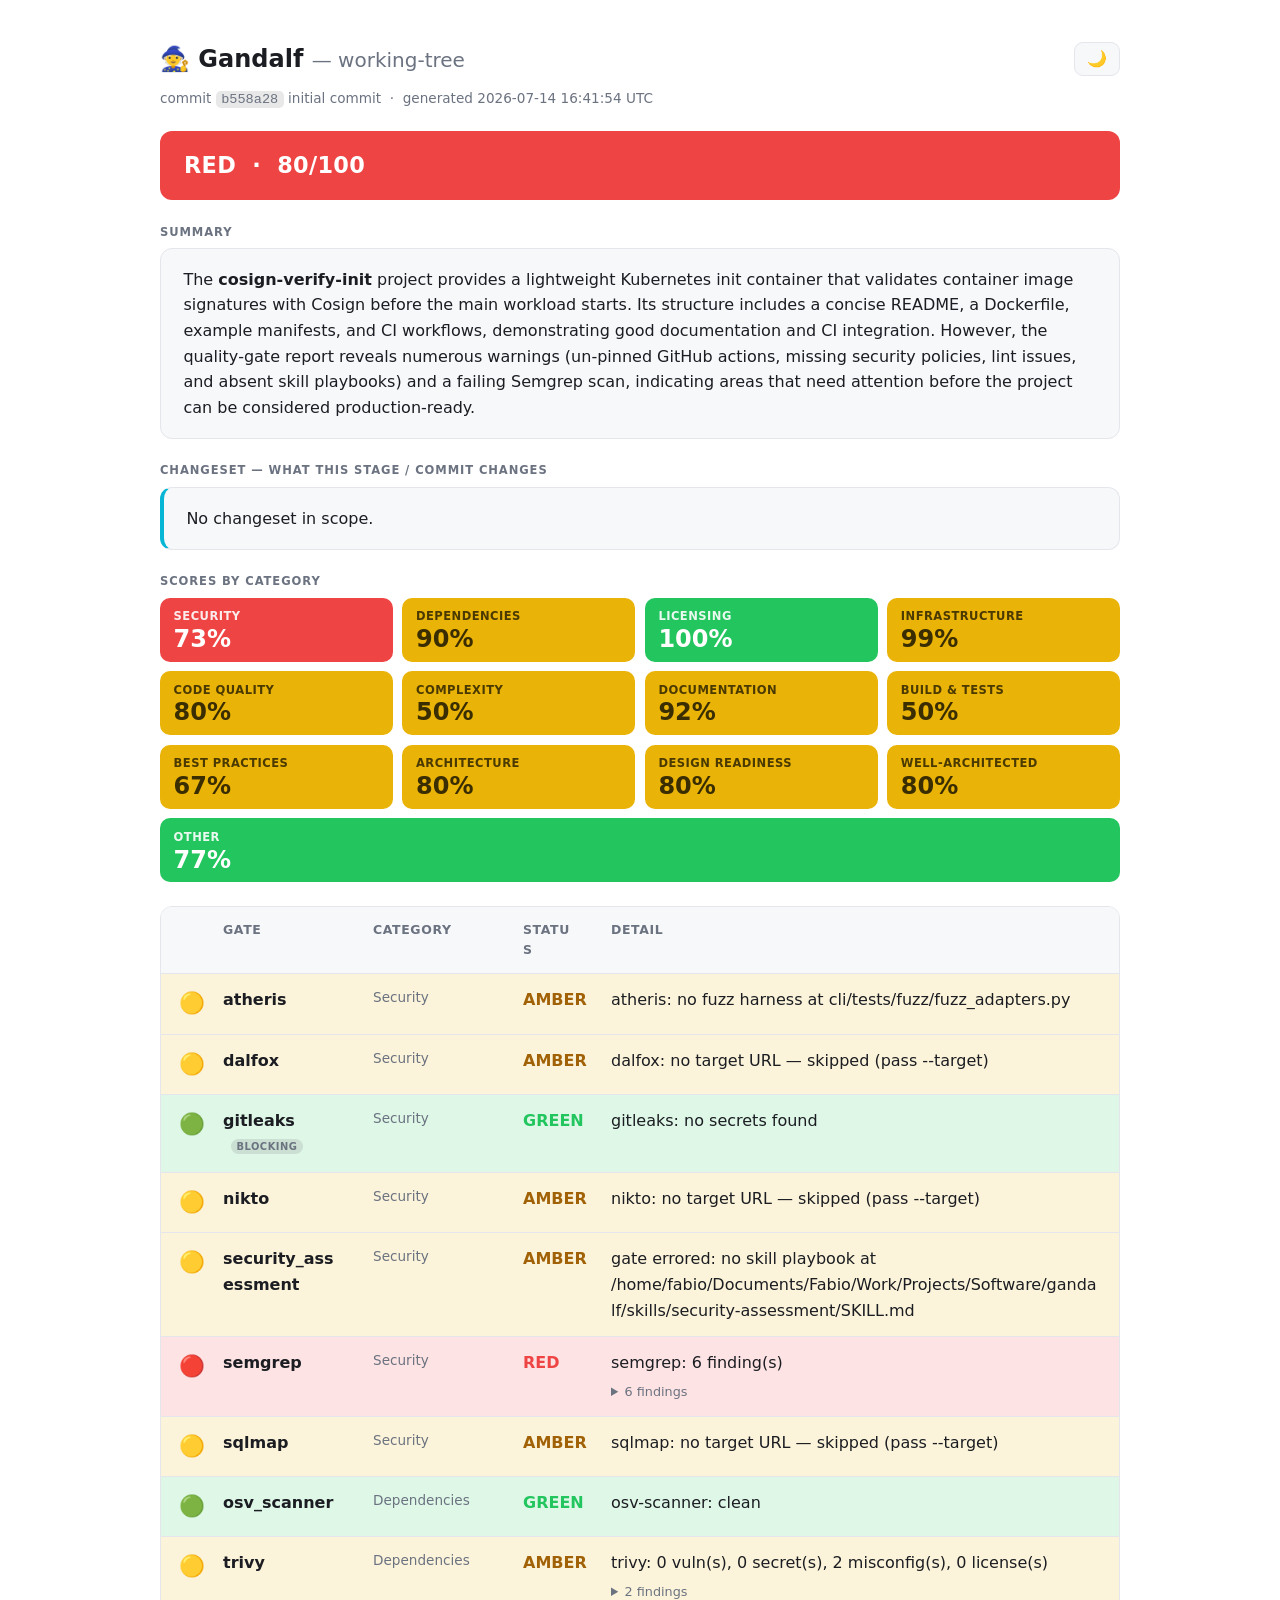
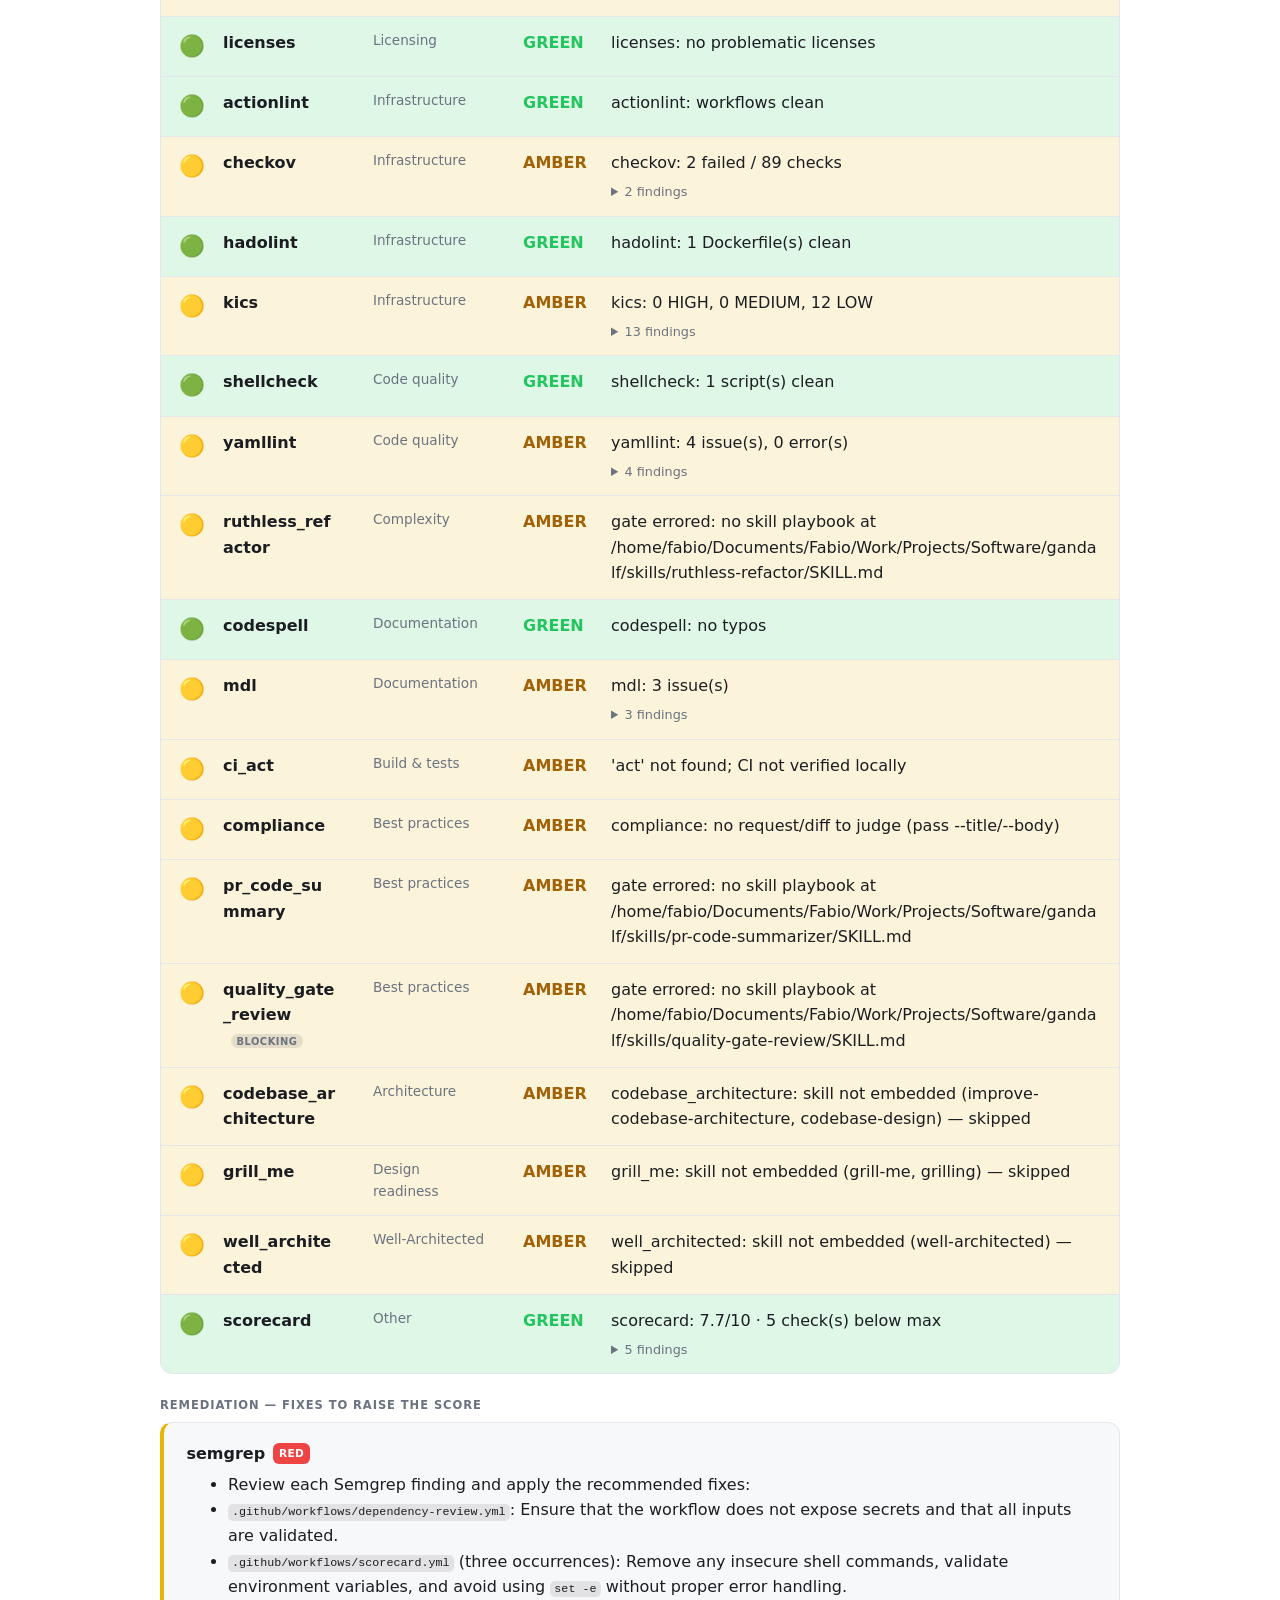
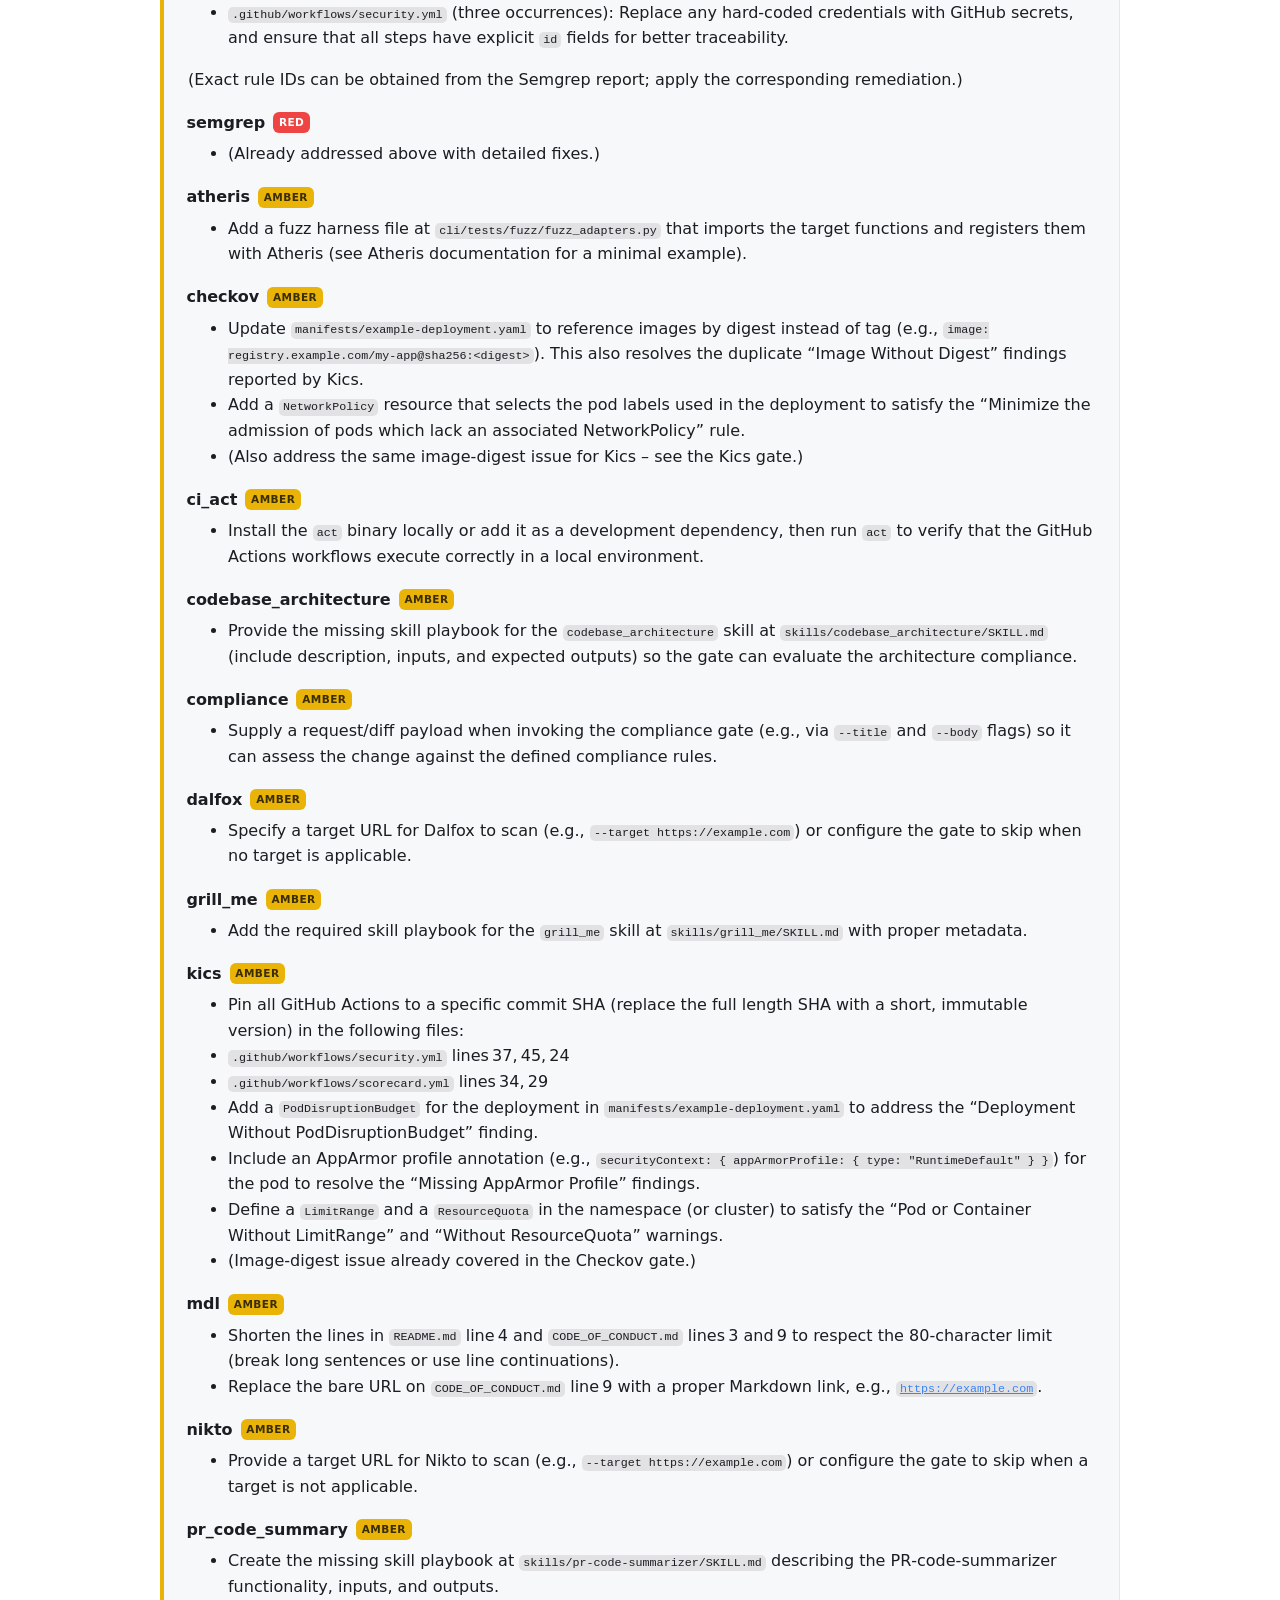
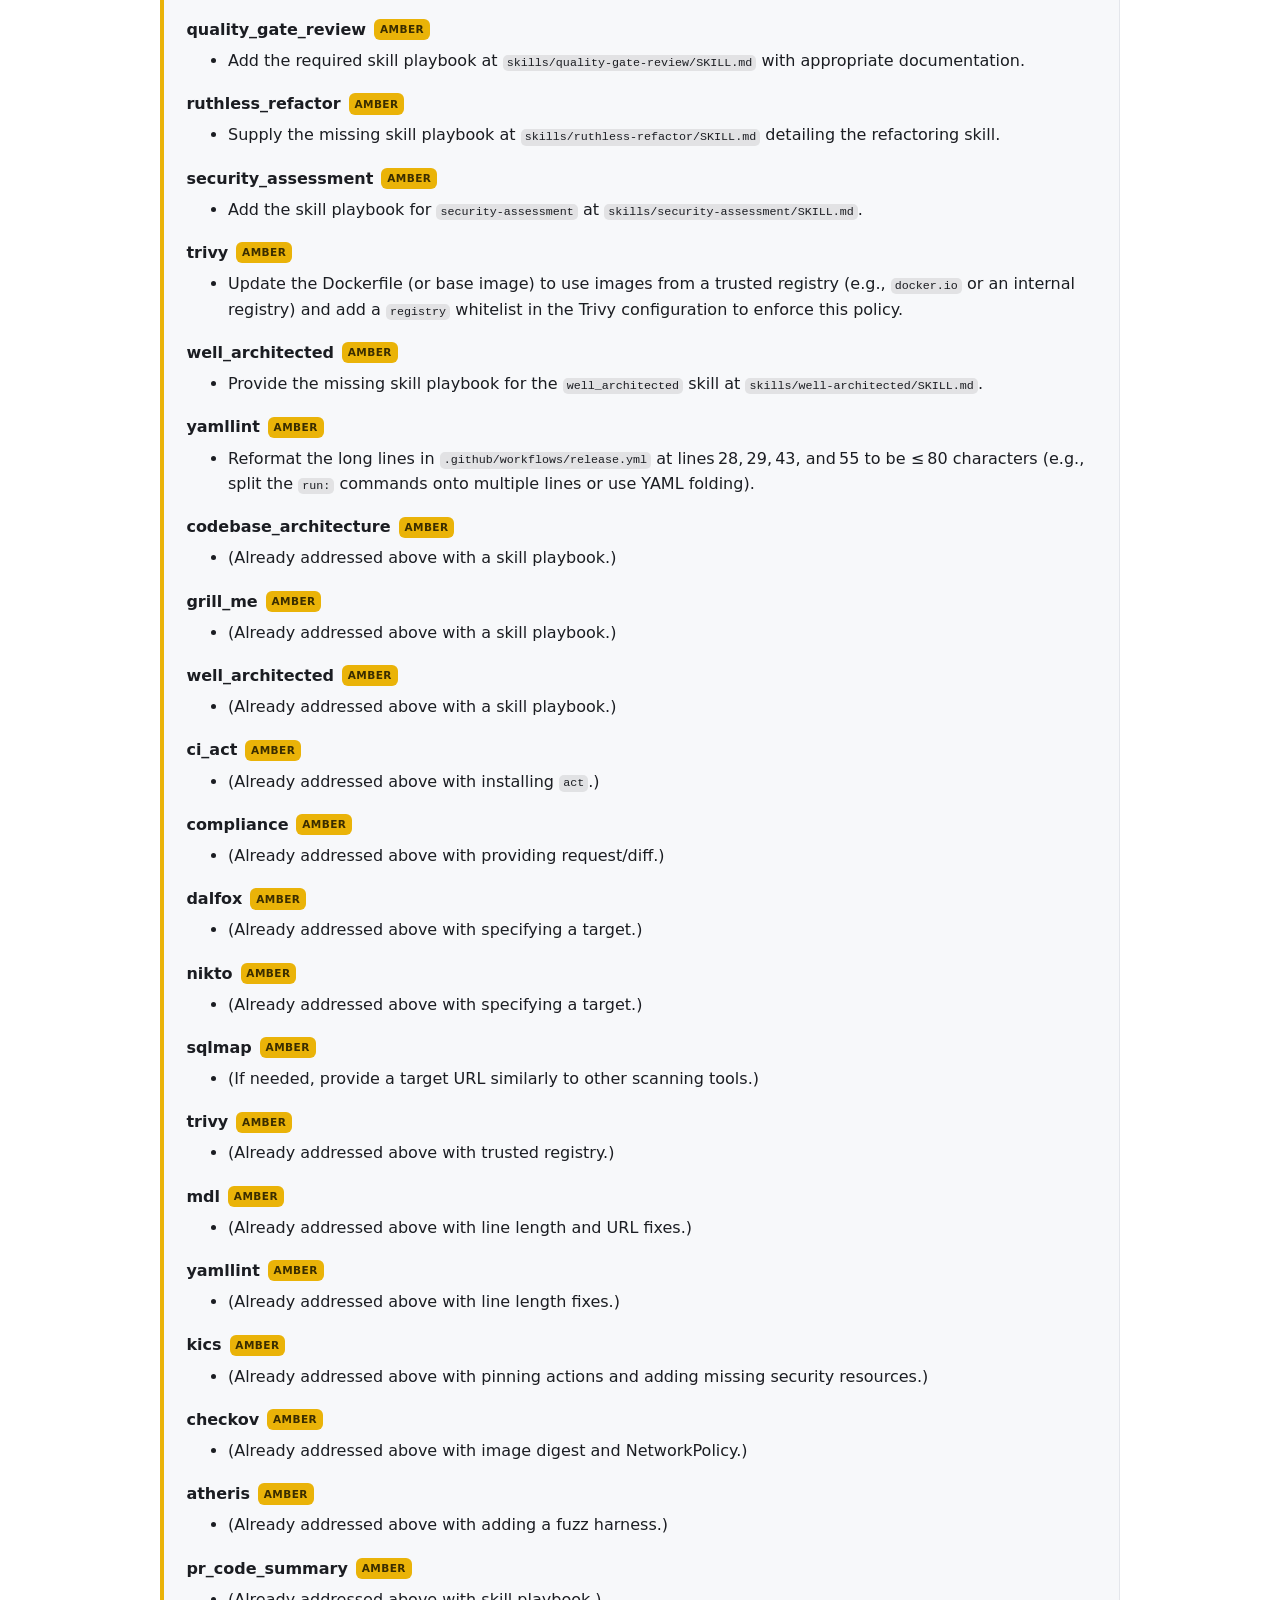
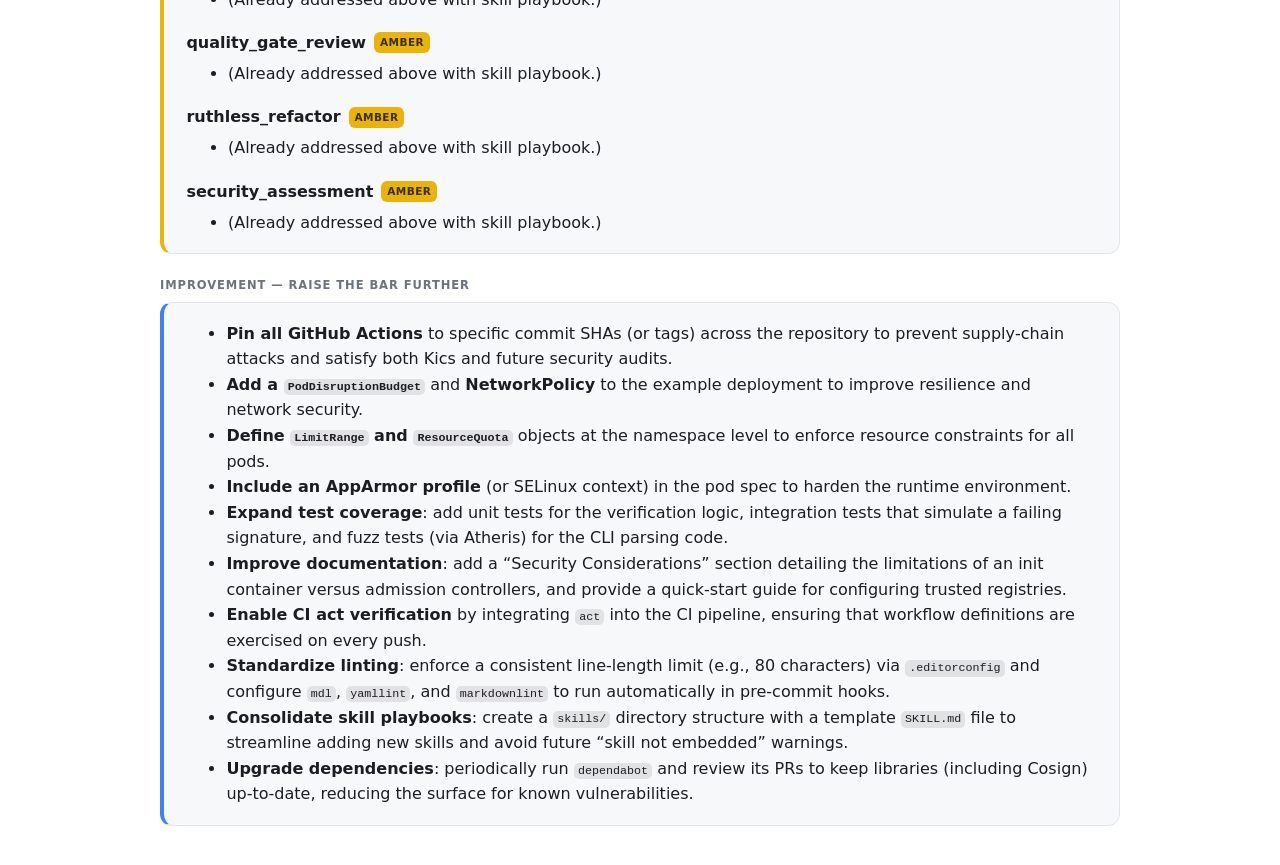
<file: reports/gandalf-working-tree-20260714-184154.html>
<!DOCTYPE html><html lang="en"><head><meta charset="utf-8"><meta name="viewport" content="width=device-width,initial-scale=1"><title>Gandalf — working-tree</title><style>
:root{ --bg:#fff; --fg:#1b1d22; --muted:#6b7280; --border:#e4e6eb; --card:#f7f8fa;
  --tint:0.15; --pass:#22c55e; --warn:#eab308; --fail:#ef4444; --warn-text:#a16207; }
@media (prefers-color-scheme:dark){ :root:not([data-theme=light]){
  --bg:#0f1115; --fg:#e6e8eb; --muted:#9aa0a6; --border:#272b33; --card:#171a20;
  --tint:0.24; --warn-text:#fbbf24; } }
:root[data-theme=dark]{ --bg:#0f1115; --fg:#e6e8eb; --muted:#9aa0a6; --border:#272b33;
  --card:#171a20; --tint:0.24; --warn-text:#fbbf24; }
*{box-sizing:border-box}
body{ margin:0; background:var(--bg); color:var(--fg); line-height:1.6;
  font-family:system-ui,-apple-system,"Segoe UI",Roboto,sans-serif; }
.wrap{ width:75%; margin:2.5rem auto; }
@media (max-width:820px){ .wrap{ width:92%; } }
header{ display:flex; align-items:center; justify-content:space-between; gap:1rem; }
h1{ font-size:1.5rem; margin:0; font-weight:700; }
h1 small{ color:var(--muted); font-weight:400; }
.metabar{ margin-top:.6rem; color:var(--muted); font-size:.85rem; }
.metabar code{ background:rgba(127,127,127,.18); padding:.1em .4em; border-radius:5px; }
#themeBtn{ cursor:pointer; border:1px solid var(--border); background:var(--card);
  color:var(--fg); border-radius:9px; padding:.5rem .75rem; font-size:1rem; line-height:1; }
.verdict{ margin:1.25rem 0; padding:1.05rem 1.5rem; border-radius:12px; color:#fff;
  font-size:1.4rem; font-weight:700; letter-spacing:.3px; }
.verdict.pass{ background:var(--pass); } .verdict.warn{ background:var(--warn); }
.verdict.fail{ background:var(--fail); }
.cat-grid{ display:flex; flex-wrap:wrap; gap:.6rem; margin:.2rem 0 .3rem; }
.cat{ flex:1 1 190px; padding:.6rem .85rem; border-radius:10px; color:#fff; }
.cat.pass{ background:var(--pass); } .cat.fail{ background:var(--fail); }
.cat.warn{ background:var(--warn); color:#3a2d00; }
.cat-name{ font-size:.72rem; text-transform:uppercase; letter-spacing:.04em; font-weight:600; opacity:.9; }
.cat-score{ font-size:1.5rem; font-weight:700; line-height:1.1; }
.eyebrow{ text-transform:uppercase; letter-spacing:.08em; font-size:.72rem;
  color:var(--muted); font-weight:600; margin:1.4rem 0 .45rem; }
.summary{ background:var(--card); border:1px solid var(--border); border-radius:12px;
  padding:1.1rem 1.4rem; }
.summary>:first-child{ margin-top:0; } .summary>:last-child{ margin-bottom:0; }
.summary.accent-changeset{ border-left:4px solid #06b6d4; }
.summary.accent-remediation{ border-left:4px solid var(--warn); }
.summary.accent-improvement{ border-left:4px solid #3b82f6; }
.summary h1,.summary h2,.summary h3{ font-size:1.05rem; margin:1rem 0 .4rem; }
.summary code{ background:rgba(127,127,127,.18); padding:.1em .35em; border-radius:5px; font-size:.9em; }
.summary a{ color:#3b82f6; }
.empty-note{ color:var(--muted); font-style:italic; margin:0; }
table{ width:100%; table-layout:fixed; border-collapse:separate; border-spacing:0;
  margin-top:1.5rem; border:1px solid var(--border); border-radius:12px; overflow:hidden; }
/* Fixed columns so expanding a Detail cell never shifts the others. */
th:nth-child(1),td:nth-child(1){ width:44px; }
th:nth-child(2),td:nth-child(2){ width:150px; }
th:nth-child(3),td:nth-child(3){ width:150px; }
th:nth-child(4),td:nth-child(4){ width:88px; }
th,td{ padding:13px 18px; text-align:left; border-bottom:1px solid var(--border);
  vertical-align:top; word-break:break-word; }
thead th{ background:var(--card); font-size:.78rem; text-transform:uppercase;
  letter-spacing:.05em; color:var(--muted); }
th.sortable{ cursor:pointer; user-select:none; }
th.sortable:hover{ color:var(--fg); }
td.cat-cell{ color:var(--muted); font-size:.85rem; }
tbody tr:last-child td{ border-bottom:none; }
tr.pass td{ background:rgba(34,197,94,var(--tint)); }
tr.warn td{ background:rgba(234,179,8,var(--tint)); }
tr.fail td{ background:rgba(239,68,68,var(--tint)); }
.emoji{ font-size:1.3rem; white-space:nowrap; }
.rag{ font-weight:700; white-space:nowrap; }
.rag.pass{ color:var(--pass); } .rag.warn{ color:var(--warn-text); } .rag.fail{ color:var(--fail); }
.pill{ margin-left:.5rem; font-size:.62rem; text-transform:uppercase; letter-spacing:.05em;
  background:rgba(127,127,127,.2); color:var(--muted); padding:.18em .55em; border-radius:999px;
  vertical-align:middle; font-weight:700; white-space:nowrap; }
.cell-detail small{ display:block; margin-top:.3rem; color:var(--muted); font-size:.8rem;
  word-break:break-word; }
.cell-detail details{ margin-top:.4rem; }
.cell-detail summary{ cursor:pointer; color:var(--muted); font-size:.8rem; user-select:none; }
.cell-detail summary:hover{ color:var(--fg); }
ul.findings{ margin:.45rem 0 0; padding-left:1.1rem; }
ul.findings li{ font-size:.8rem; color:var(--muted); word-break:break-word; margin:.2rem 0;
  font-family:ui-monospace,Menlo,Consolas,monospace; }
/* Remediation: one block; each gate labelled "name (RAG-badge)", failures first. */
.rem-pre{ color:var(--muted); margin:0 0 .7rem; }
.rem-gate{ font-weight:700; margin:1.1rem 0 .35rem; display:flex; align-items:center; gap:.5rem; }
.rem-gate:first-child{ margin-top:0; }
.rem-body{ margin-left:.1rem; }
.rem-body>:first-child{ margin-top:0; } .rem-body>:last-child{ margin-bottom:0; }
.badge{ display:inline-block; font-size:.66rem; font-weight:700; text-transform:uppercase;
  letter-spacing:.04em; padding:.2em .55em; border-radius:6px; color:#fff; }
.badge.fail{ background:var(--fail); } .badge.pass{ background:var(--pass); }
.badge.warn{ background:var(--warn); color:#3a2d00; }
</style></head><body><div class="wrap"><header><h1>🧙 Gandalf <small>— working-tree</small></h1><button id="themeBtn" aria-label="Toggle light/dark theme">🌙</button></header><div class="metabar">commit <code>b558a28</code> initial commit &nbsp;·&nbsp; generated 2026-07-14 16:41:54 UTC</div><div class="verdict fail">RED &nbsp;·&nbsp; 80/100</div><div class="eyebrow">Summary</div><section class="summary"><p>The <strong>cosign-verify-init</strong> project provides a lightweight Kubernetes init container that validates container image signatures with Cosign before the main workload starts. Its structure includes a concise README, a Dockerfile, example manifests, and CI workflows, demonstrating good documentation and CI integration. However, the quality‑gate report reveals numerous warnings (un‑pinned GitHub actions, missing security policies, lint issues, and absent skill playbooks) and a failing Semgrep scan, indicating areas that need attention before the project can be considered production‑ready.</p></section><div class="eyebrow">Changeset — what this stage / commit changes</div><section class="summary accent-changeset"><p>No changeset in scope.</p></section><div class="eyebrow">Scores by category</div><div class="cat-grid"><div class="cat fail"><div class="cat-name">Security</div><div class="cat-score">73%</div></div><div class="cat warn"><div class="cat-name">Dependencies</div><div class="cat-score">90%</div></div><div class="cat pass"><div class="cat-name">Licensing</div><div class="cat-score">100%</div></div><div class="cat warn"><div class="cat-name">Infrastructure</div><div class="cat-score">99%</div></div><div class="cat warn"><div class="cat-name">Code quality</div><div class="cat-score">80%</div></div><div class="cat warn"><div class="cat-name">Complexity</div><div class="cat-score">50%</div></div><div class="cat warn"><div class="cat-name">Documentation</div><div class="cat-score">92%</div></div><div class="cat warn"><div class="cat-name">Build & tests</div><div class="cat-score">50%</div></div><div class="cat warn"><div class="cat-name">Best practices</div><div class="cat-score">67%</div></div><div class="cat warn"><div class="cat-name">Architecture</div><div class="cat-score">80%</div></div><div class="cat warn"><div class="cat-name">Design readiness</div><div class="cat-score">80%</div></div><div class="cat warn"><div class="cat-name">Well-Architected</div><div class="cat-score">80%</div></div><div class="cat pass"><div class="cat-name">Other</div><div class="cat-score">77%</div></div></div><table><thead><tr><th></th><th class="sortable" data-key="gate" data-label="Gate">Gate</th><th class="sortable" data-key="cat" data-label="Category">Category</th><th class="sortable" data-key="rag" data-label="Status">Status</th><th>Detail</th></tr></thead><tbody><tr class="warn" data-gate="atheris" data-rag="1" data-cat="Security"><td class="emoji">🟡</td><td><strong>atheris</strong></td><td class="cat-cell">Security</td><td class="rag warn">AMBER</td><td class="cell-detail">atheris: no fuzz harness at cli/tests/fuzz/fuzz_adapters.py</td></tr><tr class="warn" data-gate="dalfox" data-rag="1" data-cat="Security"><td class="emoji">🟡</td><td><strong>dalfox</strong></td><td class="cat-cell">Security</td><td class="rag warn">AMBER</td><td class="cell-detail">dalfox: no target URL — skipped (pass --target)</td></tr><tr class="pass" data-gate="gitleaks" data-rag="0" data-cat="Security"><td class="emoji">🟢</td><td><strong>gitleaks</strong><span class="pill">blocking</span></td><td class="cat-cell">Security</td><td class="rag pass">GREEN</td><td class="cell-detail">gitleaks: no secrets found</td></tr><tr class="warn" data-gate="nikto" data-rag="1" data-cat="Security"><td class="emoji">🟡</td><td><strong>nikto</strong></td><td class="cat-cell">Security</td><td class="rag warn">AMBER</td><td class="cell-detail">nikto: no target URL — skipped (pass --target)</td></tr><tr class="warn" data-gate="security_assessment" data-rag="1" data-cat="Security"><td class="emoji">🟡</td><td><strong>security_assessment</strong></td><td class="cat-cell">Security</td><td class="rag warn">AMBER</td><td class="cell-detail">gate errored: no skill playbook at /home/fabio/Documents/Fabio/Work/Projects/Software/gandalf/skills/security-assessment/SKILL.md</td></tr><tr class="fail" data-gate="semgrep" data-rag="2" data-cat="Security"><td class="emoji">🔴</td><td><strong>semgrep</strong></td><td class="cat-cell">Security</td><td class="rag fail">RED</td><td class="cell-detail">semgrep: 6 finding(s)<details><summary>6 findings</summary><ul class="findings"><li>.github/workflows/dependency-review.yml</li><li>.github/workflows/scorecard.yml</li><li>.github/workflows/scorecard.yml</li><li>.github/workflows/security.yml</li><li>.github/workflows/security.yml</li><li>.github/workflows/security.yml</li></ul></details></td></tr><tr class="warn" data-gate="sqlmap" data-rag="1" data-cat="Security"><td class="emoji">🟡</td><td><strong>sqlmap</strong></td><td class="cat-cell">Security</td><td class="rag warn">AMBER</td><td class="cell-detail">sqlmap: no target URL — skipped (pass --target)</td></tr><tr class="pass" data-gate="osv_scanner" data-rag="0" data-cat="Dependencies"><td class="emoji">🟢</td><td><strong>osv_scanner</strong></td><td class="cat-cell">Dependencies</td><td class="rag pass">GREEN</td><td class="cell-detail">osv-scanner: clean</td></tr><tr class="warn" data-gate="trivy" data-rag="1" data-cat="Dependencies"><td class="emoji">🟡</td><td><strong>trivy</strong></td><td class="cat-cell">Dependencies</td><td class="rag warn">AMBER</td><td class="cell-detail">trivy: 0 vuln(s), 0 secret(s), 2 misconfig(s), 0 license(s)<details><summary>2 findings</summary><ul class="findings"><li>Ensure that all containers use images only from trusted registry domains.</li><li>Ensure that all containers use images only from trusted registry domains.</li></ul></details></td></tr><tr class="pass" data-gate="licenses" data-rag="0" data-cat="Licensing"><td class="emoji">🟢</td><td><strong>licenses</strong></td><td class="cat-cell">Licensing</td><td class="rag pass">GREEN</td><td class="cell-detail">licenses: no problematic licenses</td></tr><tr class="pass" data-gate="actionlint" data-rag="0" data-cat="Infrastructure"><td class="emoji">🟢</td><td><strong>actionlint</strong></td><td class="cat-cell">Infrastructure</td><td class="rag pass">GREEN</td><td class="cell-detail">actionlint: workflows clean</td></tr><tr class="warn" data-gate="checkov" data-rag="1" data-cat="Infrastructure"><td class="emoji">🟡</td><td><strong>checkov</strong></td><td class="cat-cell">Infrastructure</td><td class="rag warn">AMBER</td><td class="cell-detail">checkov: 2 failed / 89 checks<details><summary>2 findings</summary><ul class="findings"><li>/manifests/example-deployment.yaml — Image should use digest</li><li>/manifests/example-deployment.yaml — Minimize the admission of pods which lack an associated NetworkPolicy</li></ul></details></td></tr><tr class="pass" data-gate="hadolint" data-rag="0" data-cat="Infrastructure"><td class="emoji">🟢</td><td><strong>hadolint</strong></td><td class="cat-cell">Infrastructure</td><td class="rag pass">GREEN</td><td class="cell-detail">hadolint: 1 Dockerfile(s) clean</td></tr><tr class="warn" data-gate="kics" data-rag="1" data-cat="Infrastructure"><td class="emoji">🟡</td><td><strong>kics</strong></td><td class="cat-cell">Infrastructure</td><td class="rag warn">AMBER</td><td class="cell-detail">kics: 0 HIGH, 0 MEDIUM, 12 LOW<details><summary>13 findings</summary><ul class="findings"><li>manifests/example-deployment.yaml:11 — [LOW] Deployment Without PodDisruptionBudget</li><li>manifests/example-deployment.yaml:24 — [LOW] Image Without Digest</li><li>manifests/example-deployment.yaml:45 — [LOW] Image Without Digest</li><li>manifests/example-deployment.yaml:13 — [LOW] Missing AppArmor Profile</li><li>manifests/example-deployment.yaml:13 — [LOW] Missing AppArmor Profile</li><li>manifests/example-deployment.yaml:7 — [LOW] Pod or Container Without LimitRange</li><li>manifests/example-deployment.yaml:7 — [LOW] Pod or Container Without ResourceQuota</li><li>.github/workflows/security.yml:37 — [LOW] Unpinned Actions Full Length Commit SHA</li><li>.github/workflows/security.yml:45 — [LOW] Unpinned Actions Full Length Commit SHA</li><li>.github/workflows/security.yml:24 — [LOW] Unpinned Actions Full Length Commit SHA</li><li>.github/workflows/scorecard.yml:34 — [LOW] Unpinned Actions Full Length Commit SHA</li><li>.github/workflows/scorecard.yml:29 — [LOW] Unpinned Actions Full Length Commit SHA</li><li>manifests/example-deployment.yaml:7 — [INFO] Ensure Administrative Boundaries Between Resources</li></ul></details></td></tr><tr class="pass" data-gate="shellcheck" data-rag="0" data-cat="Code quality"><td class="emoji">🟢</td><td><strong>shellcheck</strong></td><td class="cat-cell">Code quality</td><td class="rag pass">GREEN</td><td class="cell-detail">shellcheck: 1 script(s) clean</td></tr><tr class="warn" data-gate="yamllint" data-rag="1" data-cat="Code quality"><td class="emoji">🟡</td><td><strong>yamllint</strong></td><td class="cat-cell">Code quality</td><td class="rag warn">AMBER</td><td class="cell-detail">yamllint: 4 issue(s), 0 error(s)<details><summary>4 findings</summary><ul class="findings"><li>.github/workflows/release.yml:28:81: [warning] line too long (84 &gt; 80 characters) (line-length)</li><li>.github/workflows/release.yml:29:81: [warning] line too long (86 &gt; 80 characters) (line-length)</li><li>.github/workflows/release.yml:43:81: [warning] line too long (84 &gt; 80 characters) (line-length)</li><li>.github/workflows/release.yml:55:81: [warning] line too long (87 &gt; 80 characters) (line-length)</li></ul></details></td></tr><tr class="warn" data-gate="ruthless_refactor" data-rag="1" data-cat="Complexity"><td class="emoji">🟡</td><td><strong>ruthless_refactor</strong></td><td class="cat-cell">Complexity</td><td class="rag warn">AMBER</td><td class="cell-detail">gate errored: no skill playbook at /home/fabio/Documents/Fabio/Work/Projects/Software/gandalf/skills/ruthless-refactor/SKILL.md</td></tr><tr class="pass" data-gate="codespell" data-rag="0" data-cat="Documentation"><td class="emoji">🟢</td><td><strong>codespell</strong></td><td class="cat-cell">Documentation</td><td class="rag pass">GREEN</td><td class="cell-detail">codespell: no typos</td></tr><tr class="warn" data-gate="mdl" data-rag="1" data-cat="Documentation"><td class="emoji">🟡</td><td><strong>mdl</strong></td><td class="cat-cell">Documentation</td><td class="rag warn">AMBER</td><td class="cell-detail">mdl: 3 issue(s)<details><summary>3 findings</summary><ul class="findings"><li>README.md:4: MD013 Line length</li><li>CODE_OF_CONDUCT.md:3: MD013 Line length</li><li>CODE_OF_CONDUCT.md:9: MD034 Bare URL used</li></ul></details></td></tr><tr class="warn" data-gate="ci_act" data-rag="1" data-cat="Build &amp; tests"><td class="emoji">🟡</td><td><strong>ci_act</strong></td><td class="cat-cell">Build &amp; tests</td><td class="rag warn">AMBER</td><td class="cell-detail">&#x27;act&#x27; not found; CI not verified locally</td></tr><tr class="warn" data-gate="compliance" data-rag="1" data-cat="Best practices"><td class="emoji">🟡</td><td><strong>compliance</strong></td><td class="cat-cell">Best practices</td><td class="rag warn">AMBER</td><td class="cell-detail">compliance: no request/diff to judge (pass --title/--body)</td></tr><tr class="warn" data-gate="pr_code_summary" data-rag="1" data-cat="Best practices"><td class="emoji">🟡</td><td><strong>pr_code_summary</strong></td><td class="cat-cell">Best practices</td><td class="rag warn">AMBER</td><td class="cell-detail">gate errored: no skill playbook at /home/fabio/Documents/Fabio/Work/Projects/Software/gandalf/skills/pr-code-summarizer/SKILL.md</td></tr><tr class="warn" data-gate="quality_gate_review" data-rag="1" data-cat="Best practices"><td class="emoji">🟡</td><td><strong>quality_gate_review</strong><span class="pill">blocking</span></td><td class="cat-cell">Best practices</td><td class="rag warn">AMBER</td><td class="cell-detail">gate errored: no skill playbook at /home/fabio/Documents/Fabio/Work/Projects/Software/gandalf/skills/quality-gate-review/SKILL.md</td></tr><tr class="warn" data-gate="codebase_architecture" data-rag="1" data-cat="Architecture"><td class="emoji">🟡</td><td><strong>codebase_architecture</strong></td><td class="cat-cell">Architecture</td><td class="rag warn">AMBER</td><td class="cell-detail">codebase_architecture: skill not embedded (improve-codebase-architecture, codebase-design) — skipped</td></tr><tr class="warn" data-gate="grill_me" data-rag="1" data-cat="Design readiness"><td class="emoji">🟡</td><td><strong>grill_me</strong></td><td class="cat-cell">Design readiness</td><td class="rag warn">AMBER</td><td class="cell-detail">grill_me: skill not embedded (grill-me, grilling) — skipped</td></tr><tr class="warn" data-gate="well_architected" data-rag="1" data-cat="Well-Architected"><td class="emoji">🟡</td><td><strong>well_architected</strong></td><td class="cat-cell">Well-Architected</td><td class="rag warn">AMBER</td><td class="cell-detail">well_architected: skill not embedded (well-architected) — skipped</td></tr><tr class="pass" data-gate="scorecard" data-rag="0" data-cat="Other"><td class="emoji">🟢</td><td><strong>scorecard</strong></td><td class="cat-cell">Other</td><td class="rag pass">GREEN</td><td class="cell-detail">scorecard: 7.7/10 · 5 check(s) below max<details><summary>5 findings</summary><ul class="findings"><li>{&quot;check&quot;: &quot;Fuzzing&quot;, &quot;score&quot;: 0, &quot;reason&quot;: &quot;project is not fuzzed&quot;}</li><li>{&quot;check&quot;: &quot;License&quot;, &quot;score&quot;: 9, &quot;reason&quot;: &quot;license file detected&quot;}</li><li>{&quot;check&quot;: &quot;Pinned-Dependencies&quot;, &quot;score&quot;: 5, &quot;reason&quot;: &quot;dependency not pinned by hash detected -- score normalized to 5&quot;}</li><li>{&quot;check&quot;: &quot;SAST&quot;, &quot;score&quot;: 0, &quot;reason&quot;: &quot;no SAST tool detected&quot;}</li><li>{&quot;check&quot;: &quot;Security-Policy&quot;, &quot;score&quot;: 4, &quot;reason&quot;: &quot;security policy file detected&quot;}</li></ul></details></td></tr></tbody></table><div class="eyebrow">Remediation — fixes to raise the score</div><section class="summary accent-remediation"><div class="rem-gate">semgrep <span class="badge fail">RED</span></div><div class="rem-body"><ul><li>Review each Semgrep finding and apply the recommended fixes:</li><li><code>.github/workflows/dependency-review.yml</code>: Ensure that the workflow does not expose secrets and that all inputs are validated.</li><li><code>.github/workflows/scorecard.yml</code> (three occurrences): Remove any insecure shell commands, validate environment variables, and avoid using <code>set -e</code> without proper error handling.</li><li><code>.github/workflows/security.yml</code> (three occurrences): Replace any hard‑coded credentials with GitHub secrets, and ensure that all steps have explicit <code>id</code> fields for better traceability.</li></ul>
<p>(Exact rule IDs can be obtained from the Semgrep report; apply the corresponding remediation.)</p></div><div class="rem-gate">semgrep <span class="badge fail">RED</span></div><div class="rem-body"><ul><li>(Already addressed above with detailed fixes.)</li></ul></div><div class="rem-gate">atheris <span class="badge warn">AMBER</span></div><div class="rem-body"><ul><li>Add a fuzz harness file at <code>cli/tests/fuzz/fuzz_adapters.py</code> that imports the target functions and registers them with Atheris (see Atheris documentation for a minimal example).</li></ul></div><div class="rem-gate">checkov <span class="badge warn">AMBER</span></div><div class="rem-body"><ul><li>Update <code>manifests/example-deployment.yaml</code> to reference images by digest instead of tag (e.g., <code>image: registry.example.com/my-app@sha256:&lt;digest&gt;</code>). This also resolves the duplicate “Image Without Digest” findings reported by Kics.</li><li>Add a <code>NetworkPolicy</code> resource that selects the pod labels used in the deployment to satisfy the “Minimize the admission of pods which lack an associated NetworkPolicy” rule.</li><li>(Also address the same image‑digest issue for Kics – see the Kics gate.)</li></ul></div><div class="rem-gate">ci_act <span class="badge warn">AMBER</span></div><div class="rem-body"><ul><li>Install the <code>act</code> binary locally or add it as a development dependency, then run <code>act</code> to verify that the GitHub Actions workflows execute correctly in a local environment.</li></ul></div><div class="rem-gate">codebase_architecture <span class="badge warn">AMBER</span></div><div class="rem-body"><ul><li>Provide the missing skill playbook for the <code>codebase_architecture</code> skill at <code>skills/codebase_architecture/SKILL.md</code> (include description, inputs, and expected outputs) so the gate can evaluate the architecture compliance.</li></ul></div><div class="rem-gate">compliance <span class="badge warn">AMBER</span></div><div class="rem-body"><ul><li>Supply a request/diff payload when invoking the compliance gate (e.g., via <code>--title</code> and <code>--body</code> flags) so it can assess the change against the defined compliance rules.</li></ul></div><div class="rem-gate">dalfox <span class="badge warn">AMBER</span></div><div class="rem-body"><ul><li>Specify a target URL for Dalfox to scan (e.g., <code>--target https://example.com</code>) or configure the gate to skip when no target is applicable.</li></ul></div><div class="rem-gate">grill_me <span class="badge warn">AMBER</span></div><div class="rem-body"><ul><li>Add the required skill playbook for the <code>grill_me</code> skill at <code>skills/grill_me/SKILL.md</code> with proper metadata.</li></ul></div><div class="rem-gate">kics <span class="badge warn">AMBER</span></div><div class="rem-body"><ul><li>Pin all GitHub Actions to a specific commit SHA (replace the full length SHA with a short, immutable version) in the following files:</li><li><code>.github/workflows/security.yml</code> lines 37, 45, 24</li><li><code>.github/workflows/scorecard.yml</code> lines 34, 29</li><li>Add a <code>PodDisruptionBudget</code> for the deployment in <code>manifests/example-deployment.yaml</code> to address the “Deployment Without PodDisruptionBudget” finding.</li><li>Include an AppArmor profile annotation (e.g., <code>securityContext: { appArmorProfile: { type: &quot;RuntimeDefault&quot; } }</code>) for the pod to resolve the “Missing AppArmor Profile” findings.</li><li>Define a <code>LimitRange</code> and a <code>ResourceQuota</code> in the namespace (or cluster) to satisfy the “Pod or Container Without LimitRange” and “Without ResourceQuota” warnings.</li><li>(Image‑digest issue already covered in the Checkov gate.)</li></ul></div><div class="rem-gate">mdl <span class="badge warn">AMBER</span></div><div class="rem-body"><ul><li>Shorten the lines in <code>README.md</code> line 4 and <code>CODE_OF_CONDUCT.md</code> lines 3 and 9 to respect the 80‑character limit (break long sentences or use line continuations).</li><li>Replace the bare URL on <code>CODE_OF_CONDUCT.md</code> line 9 with a proper Markdown link, e.g., <code><a href="https://example.com">https://example.com</a></code>.</li></ul></div><div class="rem-gate">nikto <span class="badge warn">AMBER</span></div><div class="rem-body"><ul><li>Provide a target URL for Nikto to scan (e.g., <code>--target https://example.com</code>) or configure the gate to skip when a target is not applicable.</li></ul></div><div class="rem-gate">pr_code_summary <span class="badge warn">AMBER</span></div><div class="rem-body"><ul><li>Create the missing skill playbook at <code>skills/pr-code-summarizer/SKILL.md</code> describing the PR‑code‑summarizer functionality, inputs, and outputs.</li></ul></div><div class="rem-gate">quality_gate_review <span class="badge warn">AMBER</span></div><div class="rem-body"><ul><li>Add the required skill playbook at <code>skills/quality-gate-review/SKILL.md</code> with appropriate documentation.</li></ul></div><div class="rem-gate">ruthless_refactor <span class="badge warn">AMBER</span></div><div class="rem-body"><ul><li>Supply the missing skill playbook at <code>skills/ruthless-refactor/SKILL.md</code> detailing the refactoring skill.</li></ul></div><div class="rem-gate">security_assessment <span class="badge warn">AMBER</span></div><div class="rem-body"><ul><li>Add the skill playbook for <code>security-assessment</code> at <code>skills/security-assessment/SKILL.md</code>.</li></ul></div><div class="rem-gate">trivy <span class="badge warn">AMBER</span></div><div class="rem-body"><ul><li>Update the Dockerfile (or base image) to use images from a trusted registry (e.g., <code>docker.io</code> or an internal registry) and add a <code>registry</code> whitelist in the Trivy configuration to enforce this policy.</li></ul></div><div class="rem-gate">well_architected <span class="badge warn">AMBER</span></div><div class="rem-body"><ul><li>Provide the missing skill playbook for the <code>well_architected</code> skill at <code>skills/well-architected/SKILL.md</code>.</li></ul></div><div class="rem-gate">yamllint <span class="badge warn">AMBER</span></div><div class="rem-body"><ul><li>Reformat the long lines in <code>.github/workflows/release.yml</code> at lines 28, 29, 43, and 55 to be ≤ 80 characters (e.g., split the <code>run:</code> commands onto multiple lines or use YAML folding).</li></ul></div><div class="rem-gate">codebase_architecture <span class="badge warn">AMBER</span></div><div class="rem-body"><ul><li>(Already addressed above with a skill playbook.)</li></ul></div><div class="rem-gate">grill_me <span class="badge warn">AMBER</span></div><div class="rem-body"><ul><li>(Already addressed above with a skill playbook.)</li></ul></div><div class="rem-gate">well_architected <span class="badge warn">AMBER</span></div><div class="rem-body"><ul><li>(Already addressed above with a skill playbook.)</li></ul></div><div class="rem-gate">ci_act <span class="badge warn">AMBER</span></div><div class="rem-body"><ul><li>(Already addressed above with installing <code>act</code>.)</li></ul></div><div class="rem-gate">compliance <span class="badge warn">AMBER</span></div><div class="rem-body"><ul><li>(Already addressed above with providing request/diff.)</li></ul></div><div class="rem-gate">dalfox <span class="badge warn">AMBER</span></div><div class="rem-body"><ul><li>(Already addressed above with specifying a target.)</li></ul></div><div class="rem-gate">nikto <span class="badge warn">AMBER</span></div><div class="rem-body"><ul><li>(Already addressed above with specifying a target.)</li></ul></div><div class="rem-gate">sqlmap <span class="badge warn">AMBER</span></div><div class="rem-body"><ul><li>(If needed, provide a target URL similarly to other scanning tools.)</li></ul></div><div class="rem-gate">trivy <span class="badge warn">AMBER</span></div><div class="rem-body"><ul><li>(Already addressed above with trusted registry.)</li></ul></div><div class="rem-gate">mdl <span class="badge warn">AMBER</span></div><div class="rem-body"><ul><li>(Already addressed above with line length and URL fixes.)</li></ul></div><div class="rem-gate">yamllint <span class="badge warn">AMBER</span></div><div class="rem-body"><ul><li>(Already addressed above with line length fixes.)</li></ul></div><div class="rem-gate">kics <span class="badge warn">AMBER</span></div><div class="rem-body"><ul><li>(Already addressed above with pinning actions and adding missing security resources.)</li></ul></div><div class="rem-gate">checkov <span class="badge warn">AMBER</span></div><div class="rem-body"><ul><li>(Already addressed above with image digest and NetworkPolicy.)</li></ul></div><div class="rem-gate">atheris <span class="badge warn">AMBER</span></div><div class="rem-body"><ul><li>(Already addressed above with adding a fuzz harness.)</li></ul></div><div class="rem-gate">pr_code_summary <span class="badge warn">AMBER</span></div><div class="rem-body"><ul><li>(Already addressed above with skill playbook.)</li></ul></div><div class="rem-gate">quality_gate_review <span class="badge warn">AMBER</span></div><div class="rem-body"><ul><li>(Already addressed above with skill playbook.)</li></ul></div><div class="rem-gate">ruthless_refactor <span class="badge warn">AMBER</span></div><div class="rem-body"><ul><li>(Already addressed above with skill playbook.)</li></ul></div><div class="rem-gate">security_assessment <span class="badge warn">AMBER</span></div><div class="rem-body"><ul><li>(Already addressed above with skill playbook.)</li></ul></div></section><div class="eyebrow">Improvement — raise the bar further</div><section class="summary accent-improvement"><ul><li><strong>Pin all GitHub Actions</strong> to specific commit SHAs (or tags) across the repository to prevent supply‑chain attacks and satisfy both Kics and future security audits.</li><li><strong>Add a <code>PodDisruptionBudget</code></strong> and <strong>NetworkPolicy</strong> to the example deployment to improve resilience and network security.</li><li><strong>Define <code>LimitRange</code> and <code>ResourceQuota</code></strong> objects at the namespace level to enforce resource constraints for all pods.</li><li><strong>Include an AppArmor profile</strong> (or SELinux context) in the pod spec to harden the runtime environment.</li><li><strong>Expand test coverage</strong>: add unit tests for the verification logic, integration tests that simulate a failing signature, and fuzz tests (via Atheris) for the CLI parsing code.</li><li><strong>Improve documentation</strong>: add a “Security Considerations” section detailing the limitations of an init container versus admission controllers, and provide a quick‑start guide for configuring trusted registries.</li><li><strong>Enable CI act verification</strong> by integrating <code>act</code> into the CI pipeline, ensuring that workflow definitions are exercised on every push.</li><li><strong>Standardize linting</strong>: enforce a consistent line‑length limit (e.g., 80 characters) via <code>.editorconfig</code> and configure <code>mdl</code>, <code>yamllint</code>, and <code>markdownlint</code> to run automatically in pre‑commit hooks.</li><li><strong>Consolidate skill playbooks</strong>: create a <code>skills/</code> directory structure with a template <code>SKILL.md</code> file to streamline adding new skills and avoid future “skill not embedded” warnings.</li><li><strong>Upgrade dependencies</strong>: periodically run <code>dependabot</code> and review its PRs to keep libraries (including Cosign) up‑to‑date, reducing the surface for known vulnerabilities.</li></ul></section></div><script>
(function(){
  var root=document.documentElement, btn=document.getElementById('themeBtn');
  var saved=localStorage.getItem('gandalf-theme'); if(saved) root.dataset.theme=saved;
  function cur(){ return root.dataset.theme ||
    (matchMedia('(prefers-color-scheme: dark)').matches?'dark':'light'); }
  function paint(){ btn.textContent = cur()==='dark' ? '\u2600\uFE0F' : '\uD83C\uDF19'; }
  btn.onclick=function(){ var n=cur()==='dark'?'light':'dark';
    root.dataset.theme=n; localStorage.setItem('gandalf-theme',n); paint(); };
  paint();

  // Click-to-sort the Gate / Category / Status columns.
  var tbody=document.querySelector('tbody'), dir={};
  document.querySelectorAll('th.sortable').forEach(function(th){
    th.onclick=function(){
      var key=th.dataset.key;
      var d=dir[key]=dir[key]?-dir[key]:(key==='rag'?-1:1);
      function cmp(a,b){
        if(key==='rag') return d*(+a.dataset.rag - +b.dataset.rag);
        var av=key==='cat'?a.dataset.cat:a.dataset.gate;
        var bv=key==='cat'?b.dataset.cat:b.dataset.gate;
        return d*av.localeCompare(bv) || a.dataset.gate.localeCompare(b.dataset.gate);
      }
      var rows=[].slice.call(tbody.rows);
      rows.sort(cmp);
      rows.forEach(function(r){ tbody.appendChild(r); });
      document.querySelectorAll('th.sortable').forEach(function(x){ x.textContent=x.dataset.label; });
      th.textContent=th.dataset.label+(d===1?' \u25B2':' \u25BC');
    };
  });
})();
</script></body></html>
</file>
